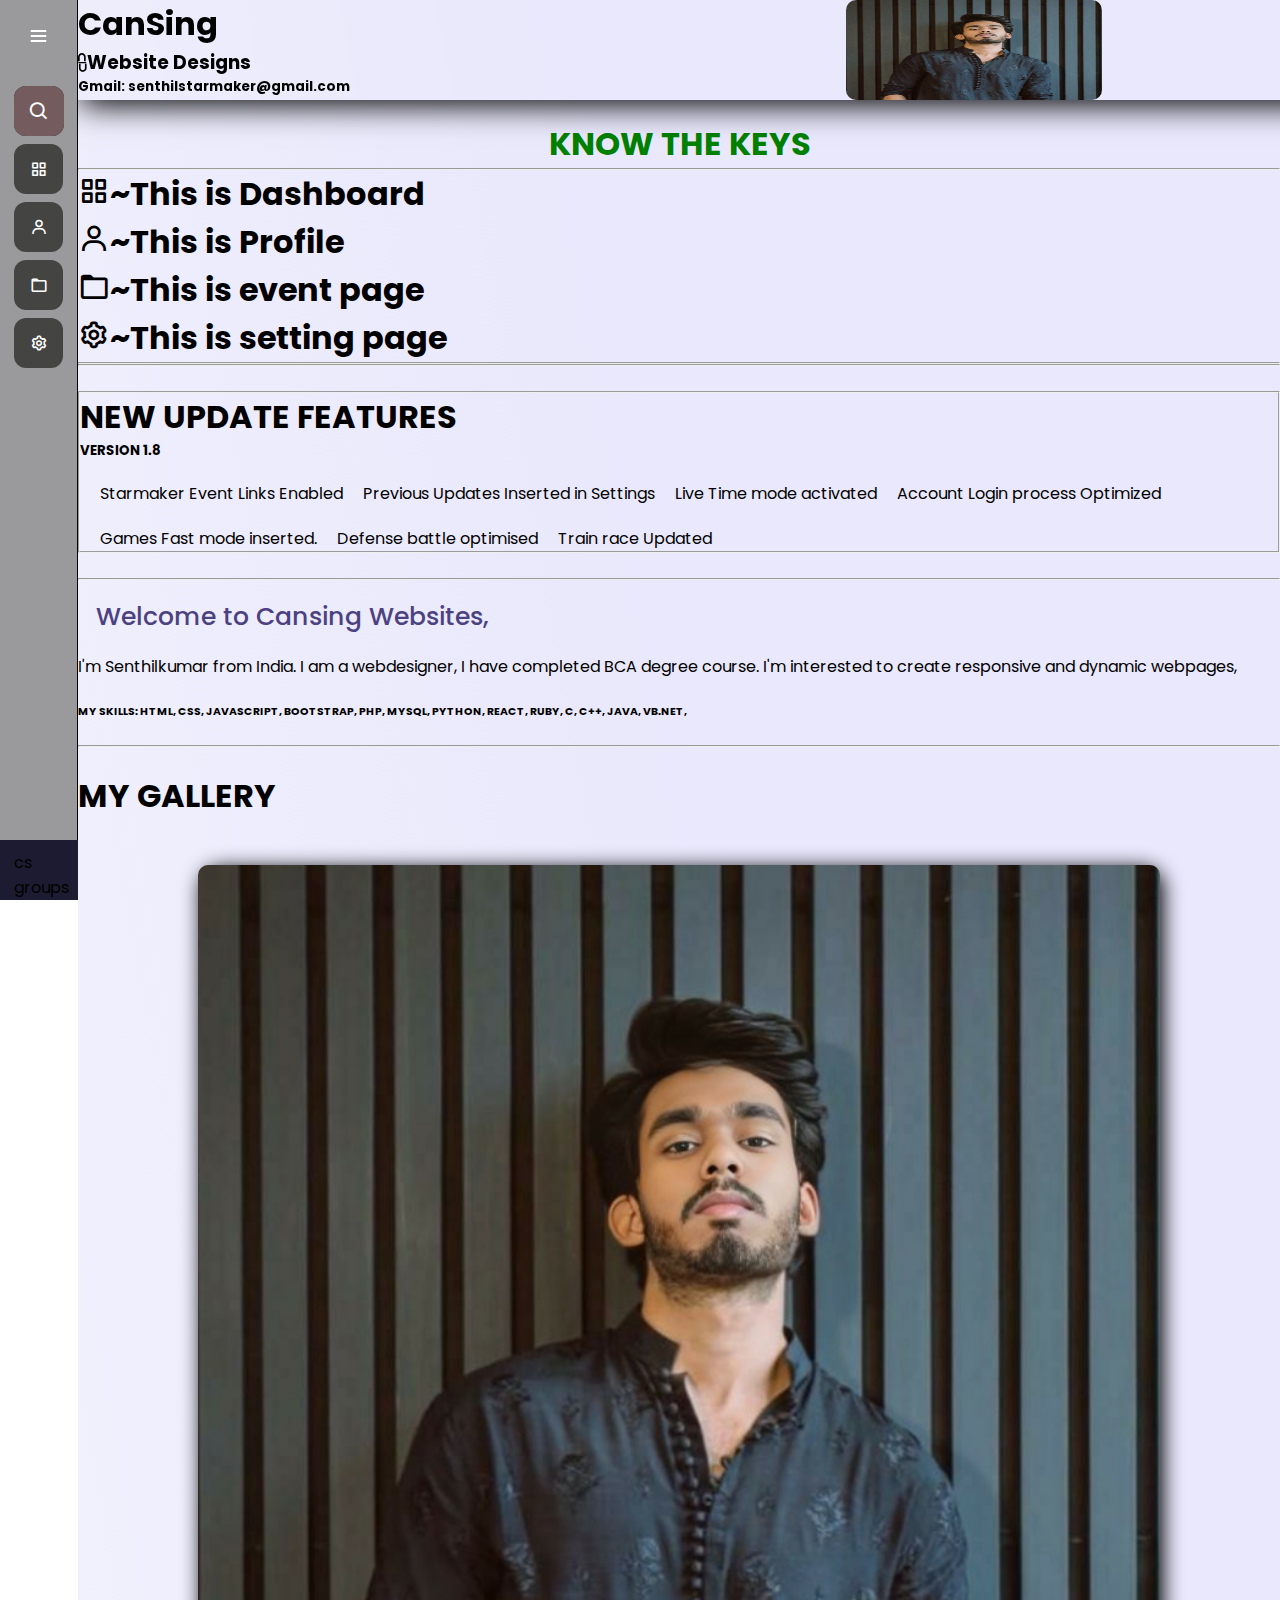
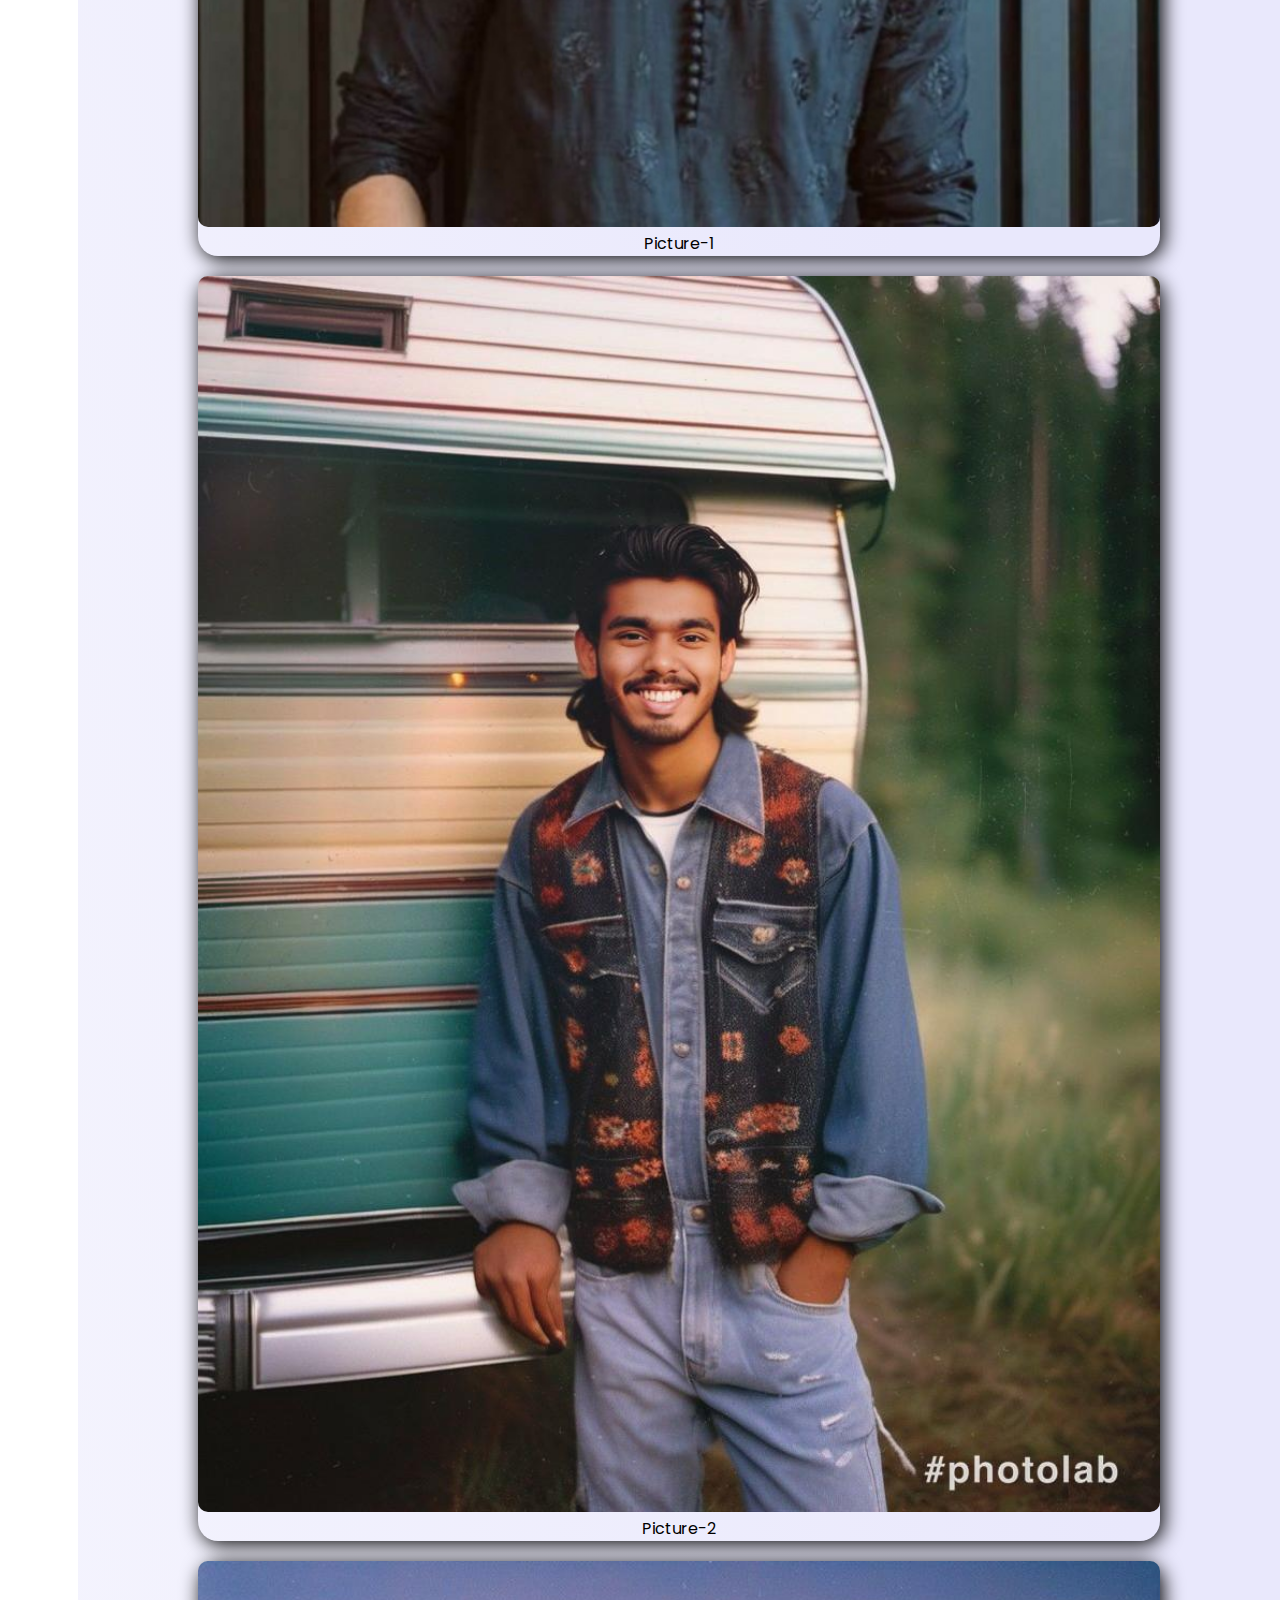
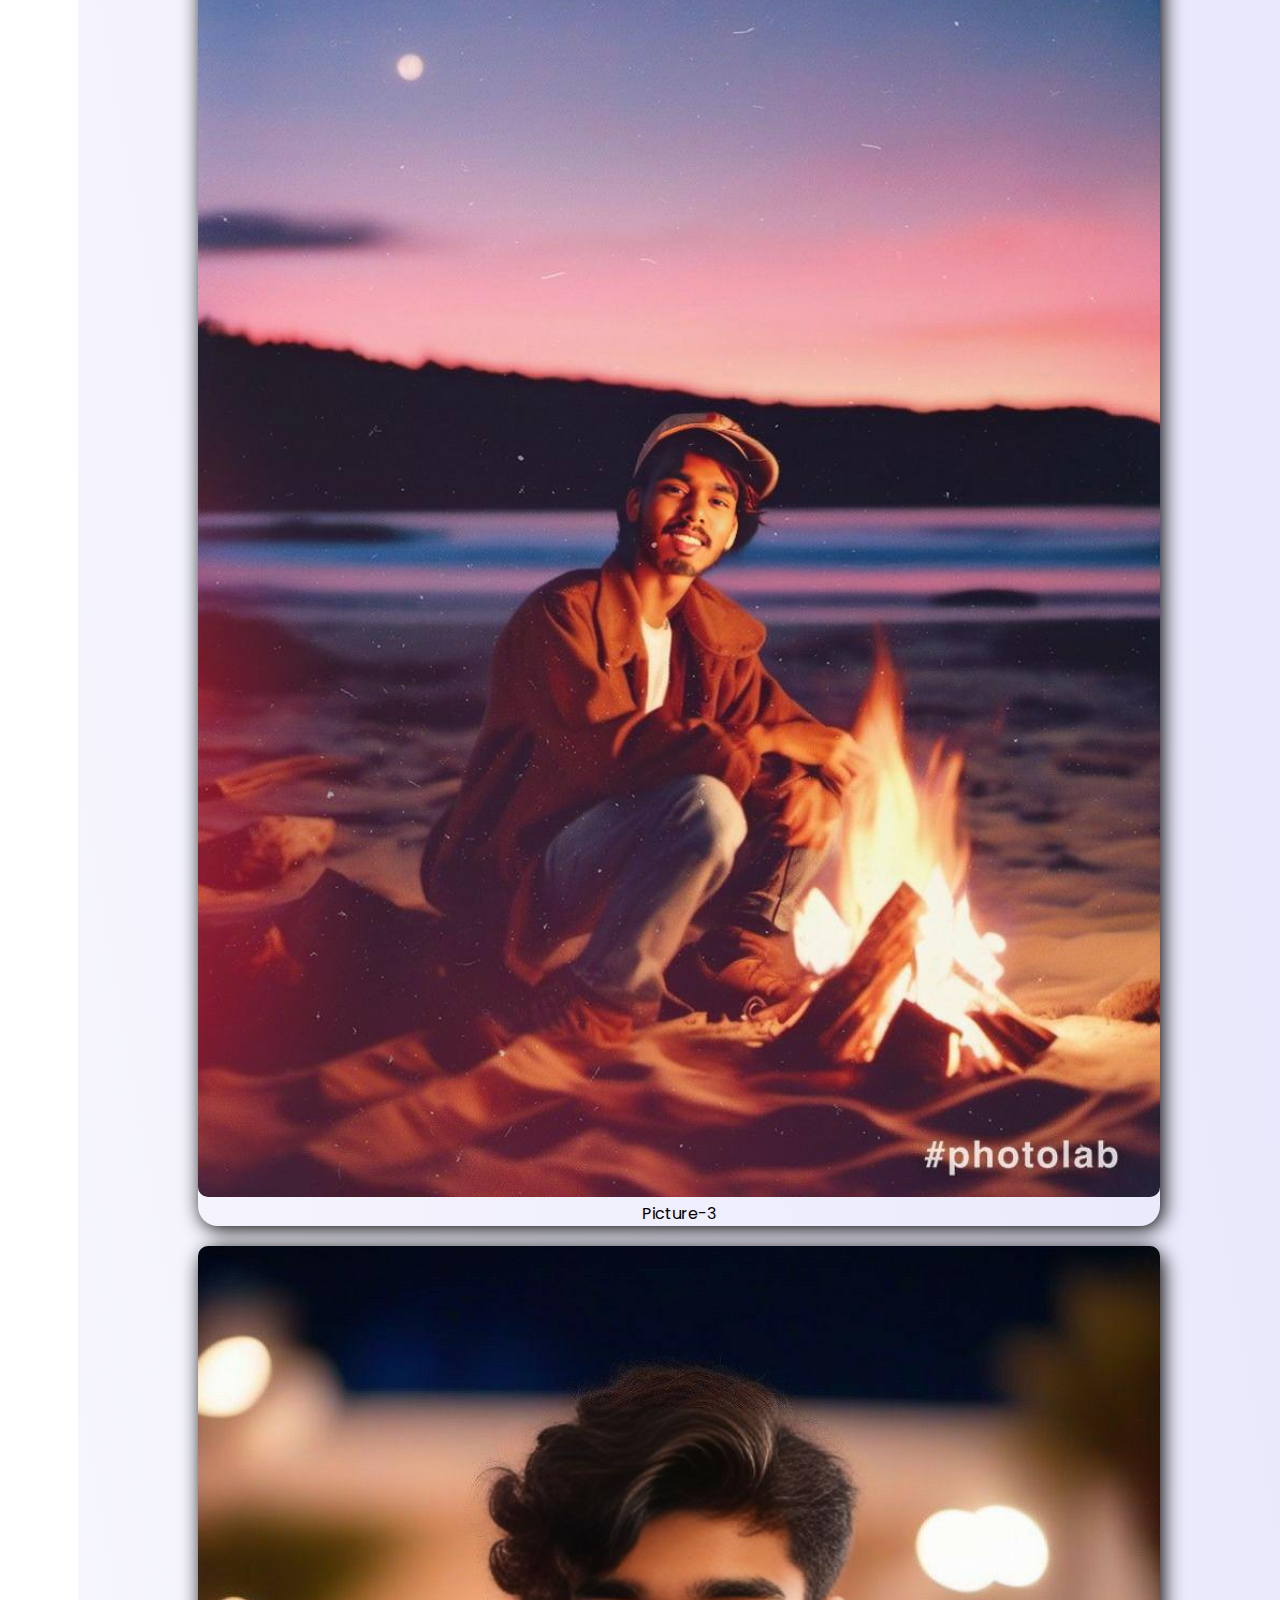
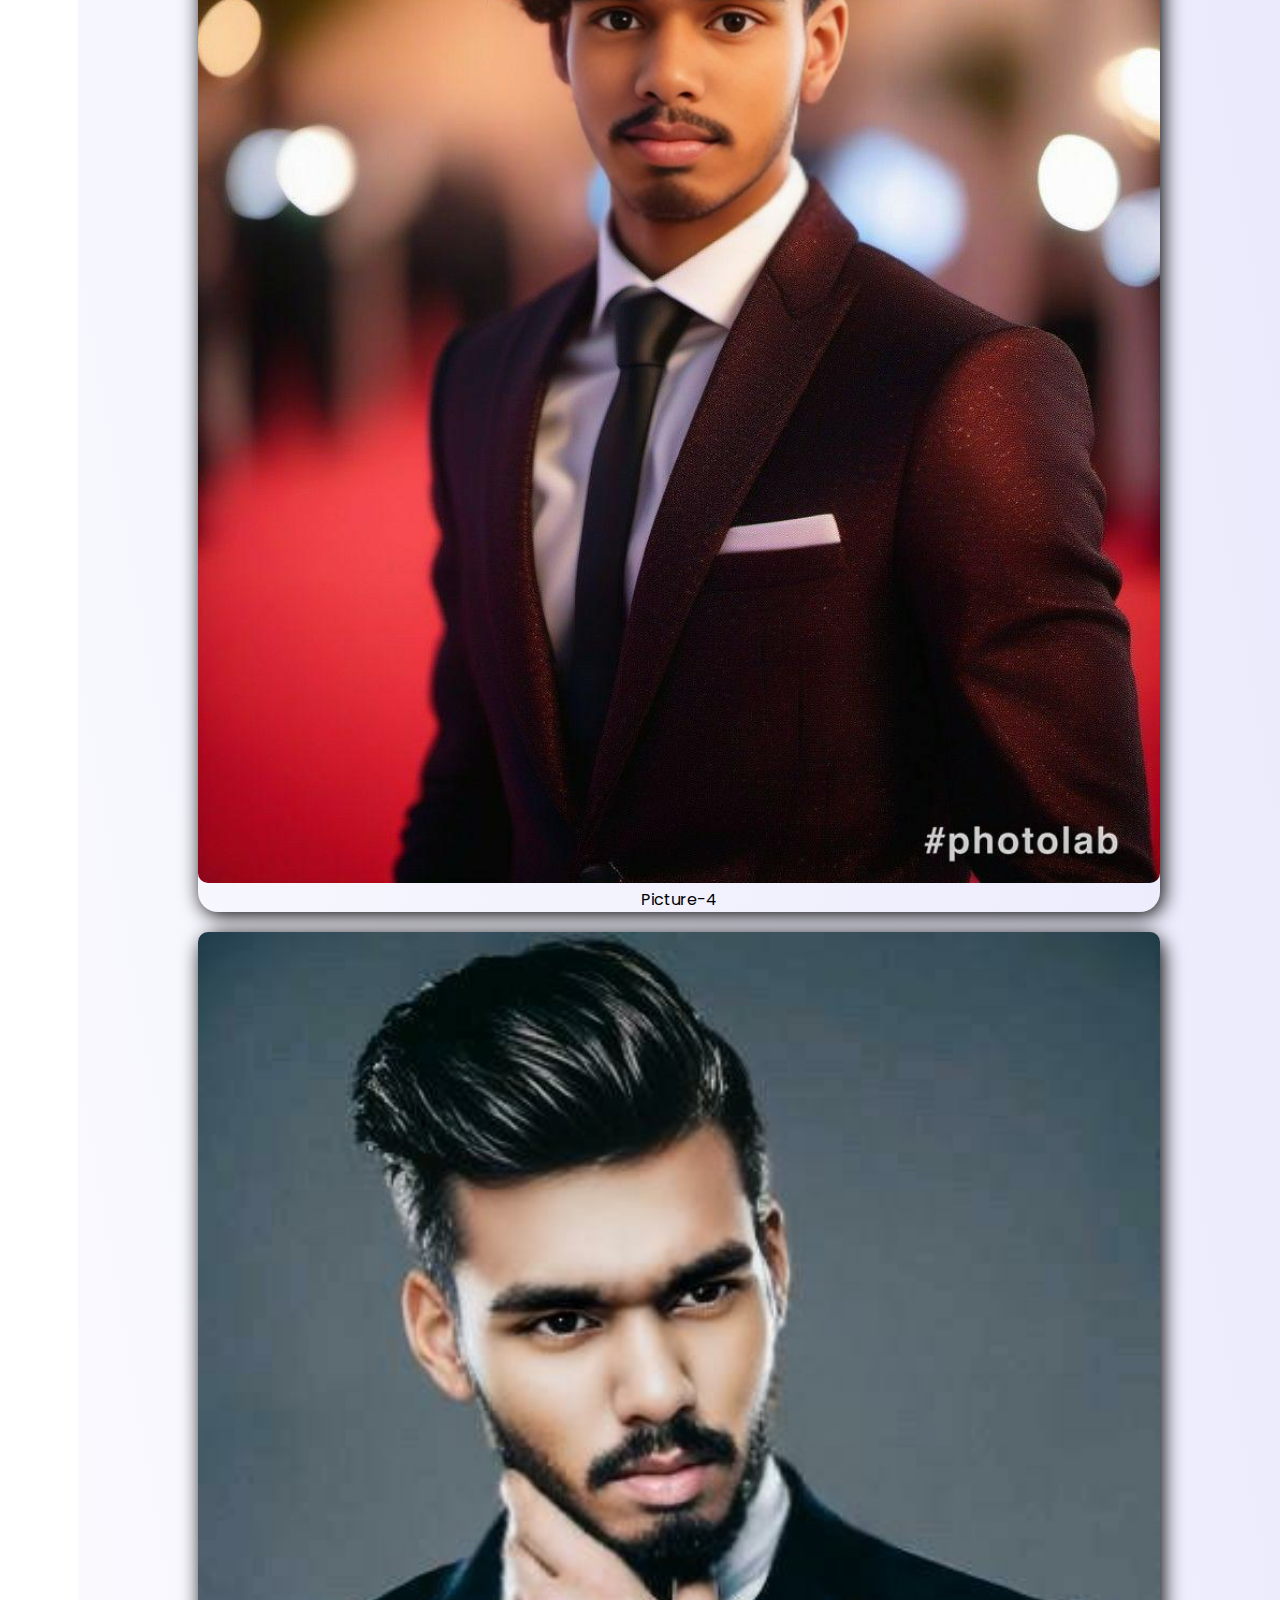
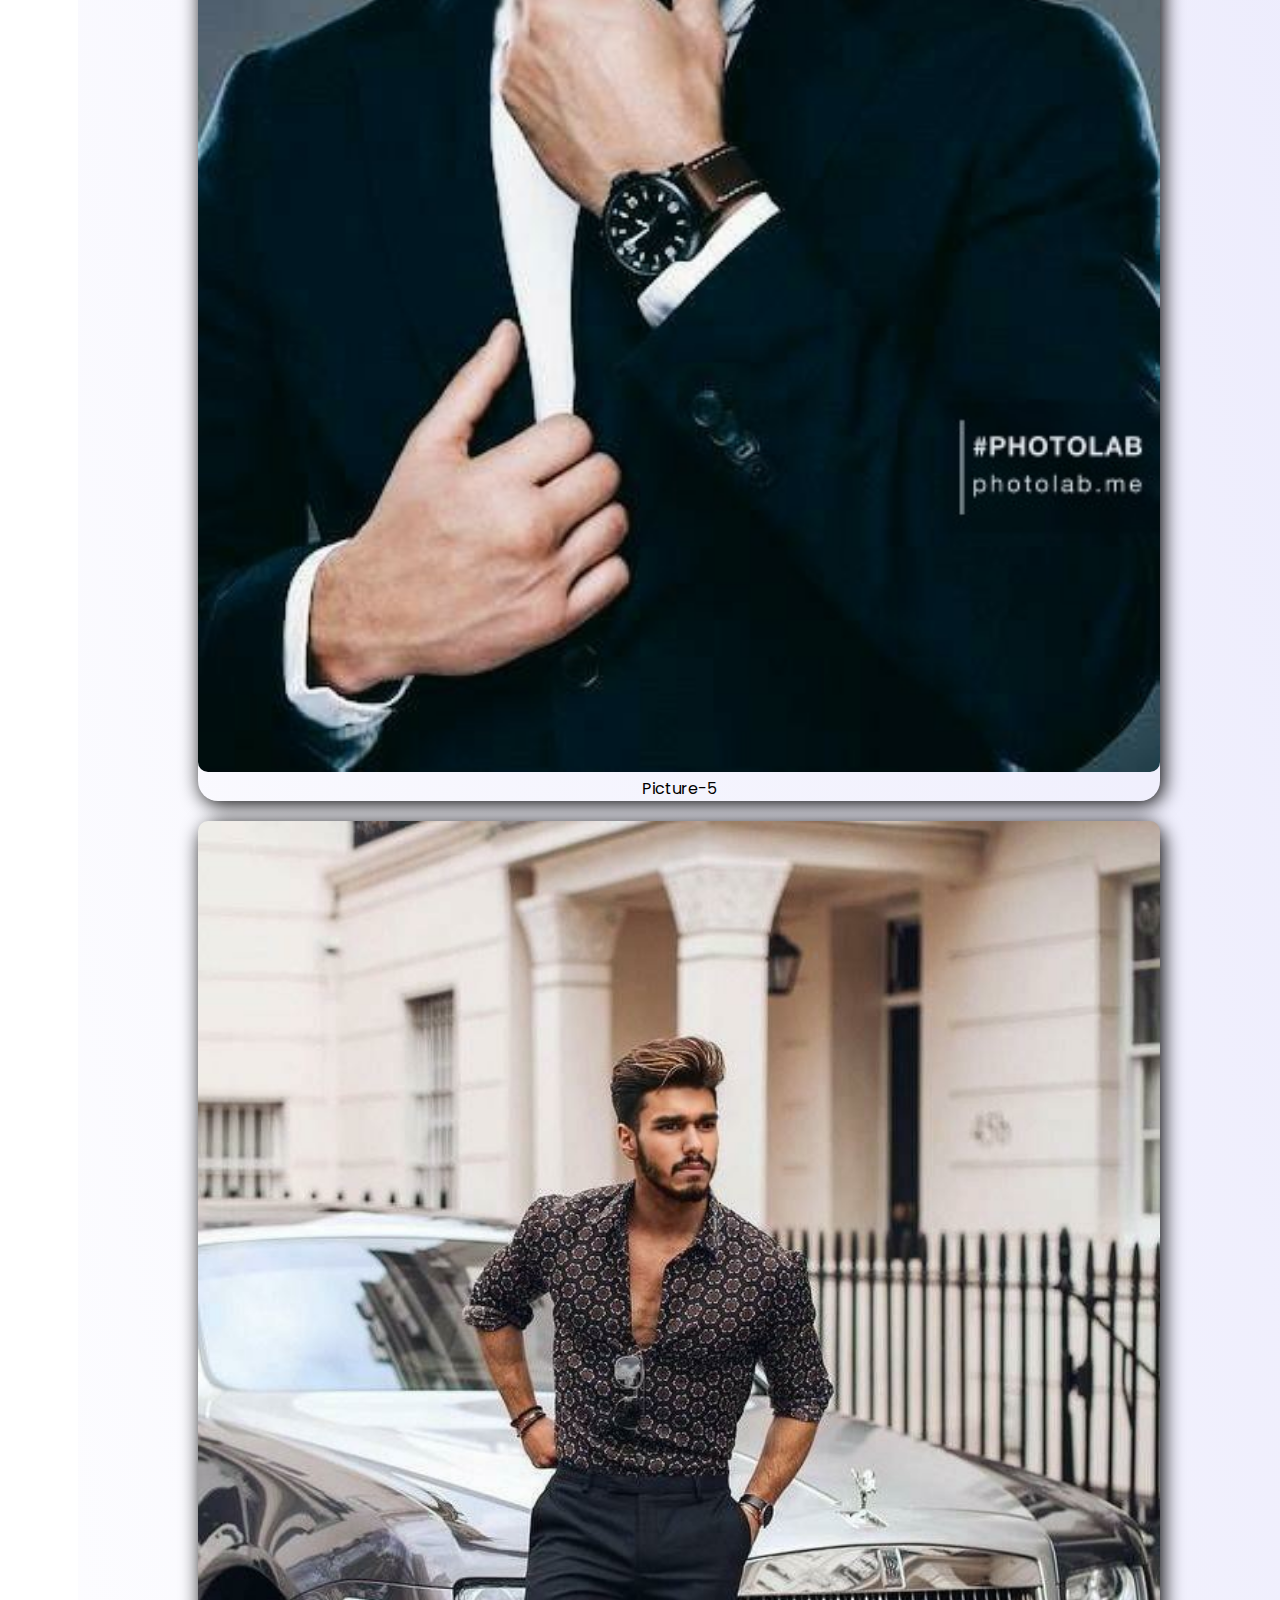
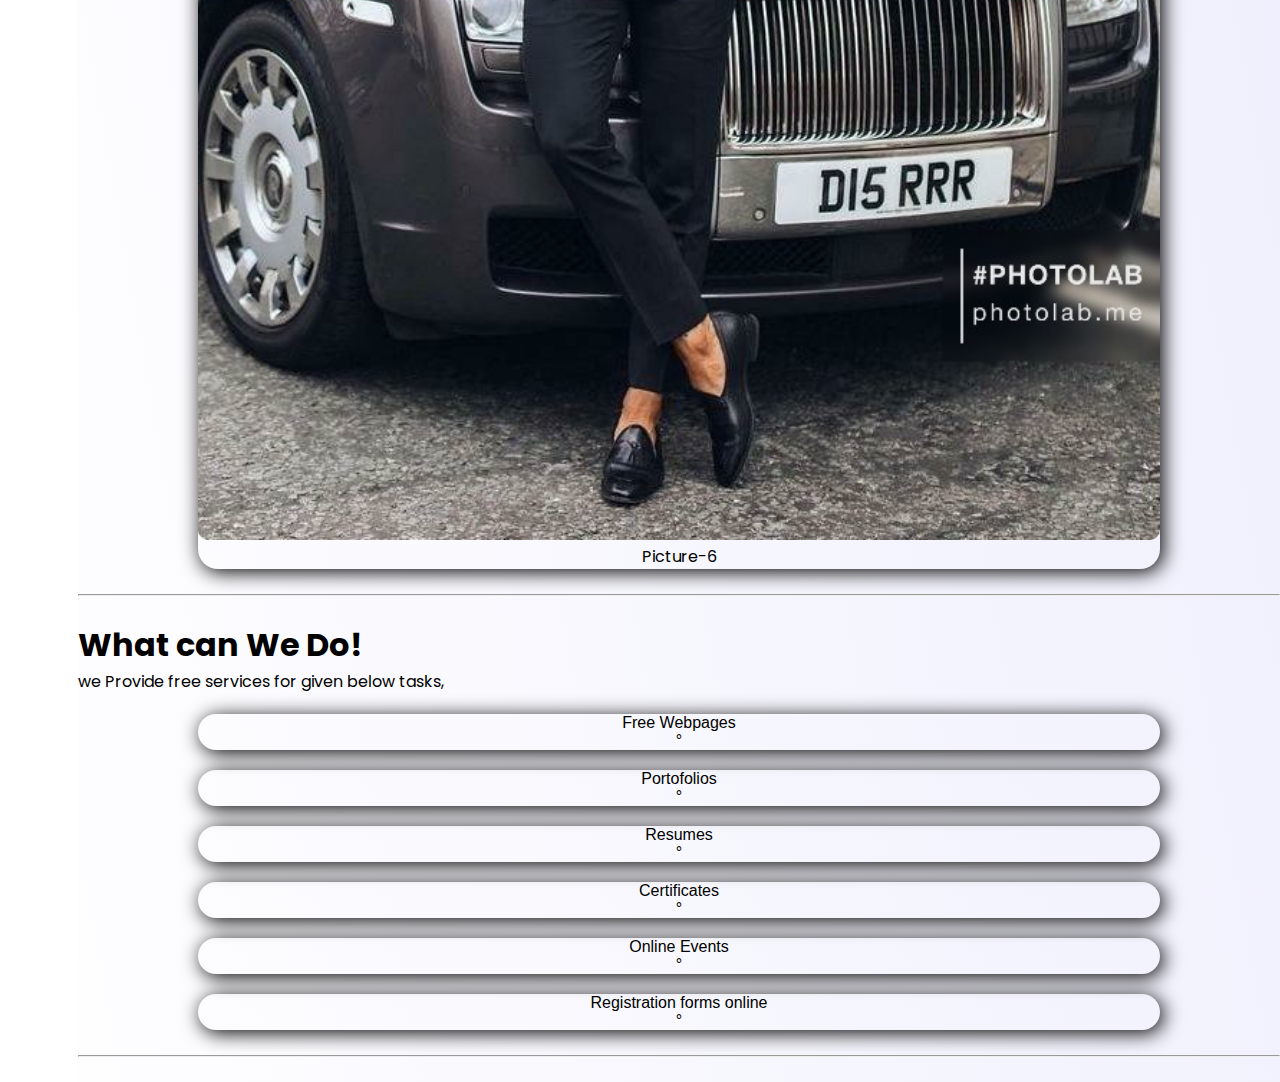
<file: index.html>
<!DOCTYPE html>


<html lang="en" dir="ltr">

  <head>

    <meta charset="UTF-8" />

    <title>StarMaker Cansing-App</title>

    <link rel="stylesheet" href="appcs.css" />

    <!-- Boxicons CDN Link -->

    <link href="https://unpkg.com/boxicons@2.0.7/css/boxicons.min.css" rel="stylesheet" />

    <meta name="viewport" content="width=device-width, initial-scale=1.0" />
<link rel="javascript" href="appcs.js">
  </head>

  <body>

    <div class="sidebar">

      <div class="logo-details">


        <div class="logo_name">Cansing</div>

        <i class="bx bx-menu" id="btn"></i>

      </div>

      <ul class="nav-list">

        <li>

          <i class="bx bx-search"></i>

          <input type="text" placeholder="Search..." />

          <span class="tooltip">Search</span>

        </li>

        <li>

          <a href="index.html">

            <i class="bx bx-grid-alt"></i>

            <span class="links_name">Dashboard</span>

          </a>

          <span class="tooltip">Dashboard Home</span>

        </li>

        <li>

          <a href="admin.html">

            <i class="bx bx-user"></i>

            <span class="links_name">Admins</span>

          </a>

          <span class="tooltip">Admins and incharge</span>

        </li>


        <li>

          <a href="event.html">

            <i class="bx bx-folder"></i>

            <span class="links_name">events</span>

          </a>

          <span class="tooltip">Events</span>

        </li>

        

        <li>

          <a href="setting.html">

            <i class="bx bx-cog"></i>

            <span class="links_name">Setting</span>

          </a>

          <span class="tooltip">Setting</span>

        </li>
        
         
        <li class="profile">cs groups</li>
    </div>

    <section class="home-section">
<div class="header">
  <div class="headername">
    <h1>CanSing</h1>
    <h3>&capbrcup;Website Designs</h3>
    <h5>Gmail: senthilstarmaker@gmail.com</h5>
  </div>
  <div class="logo">
    <img src="senthil.jpg" alt="senthil">
  </div>
</div><div class="blank"></div>
<!--header overed-->
<h1 align="center" style="color: green;">KNOW THE KEYS</h1><hr>
<h1><i class="bx bx-grid-alt"></i>~This is Dashboard</h1>
<h1><i class="bx bx-user"></i>~This is Profile</h1>
<h1><i class="bx bx-folder"></i>~This is event page</h1>
<h1><i class="bx bx-cog"></i>~This is setting page</h1><hr><hr><br>
<fieldset><h1>NEW UPDATE FEATURES</h1>
  <h5>VERSION 1.8</h5>
  <ol type="1">
<li>Starmaker Event Links Enabled</li>
<li>Previous Updates Inserted in Settings</li>
<li>Live Time mode activated</li>
<li>Account Login process Optimized</li>
<li>Games Fast mode inserted.</li>
<li>Defense battle optimised</li>
<li>Train race Updated</li></ol></fieldset><br><hr>
<div class="text"> Welcome to Cansing Websites,</div><br>
<p>       I'm Senthilkumar from India. I am a webdesigner,
   I have completed BCA degree course.
    I'm interested to create responsive and dynamic webpages,
</p><br>
<h6>MY SKILLS: HTML, CSS, JAVASCRIPT, BOOTSTRAP, PHP, MYSQL, PYTHON, REACT, RUBY, C, C++, JAVA, VB.NET, </h6><br>

<hr><br>

<h1>MY GALLERY</h1>
<br>
<div class="autobox">
  <img src="p1.jpg" alt="b"><figcaption>Picture-1</figcaption>
</div>
<div class="autobox">
  <img src="p2.jpg" alt="b"><figcaption>Picture-2</figcaption>
</div>
<div class="autobox">
  <img src="p3.jpg" alt="b"><figcaption>Picture-3</figcaption>
</div>
<div class="autobox">
  <img src="p4.jpg" alt="b"><figcaption>Picture-4</figcaption>
</div>
<div class="autobox">
  <img src="p5.png" alt="b"><figcaption>Picture-5</figcaption>
</div>
<div class="autobox">
  <img src="p6.png" alt="b"><figcaption>Picture-6</figcaption>
</div>

<br><hr><br>

<h1>What can We Do!</h1>
we Provide free services for given below tasks,
<br>
<div class="autobox">Free Webpages <br>&deg;</div>
<div class="autobox">Portofolios <br>&deg;</div>
<div class="autobox">Resumes <br>&deg;</div>
<div class="autobox">Certificates <br>&deg;</div>
<div class="autobox">Online Events <br>&deg;</div>
<div class="autobox">Registration forms online <br>&deg;</div>

<br><hr><br>














    </section>
  </body>

</html
</file>
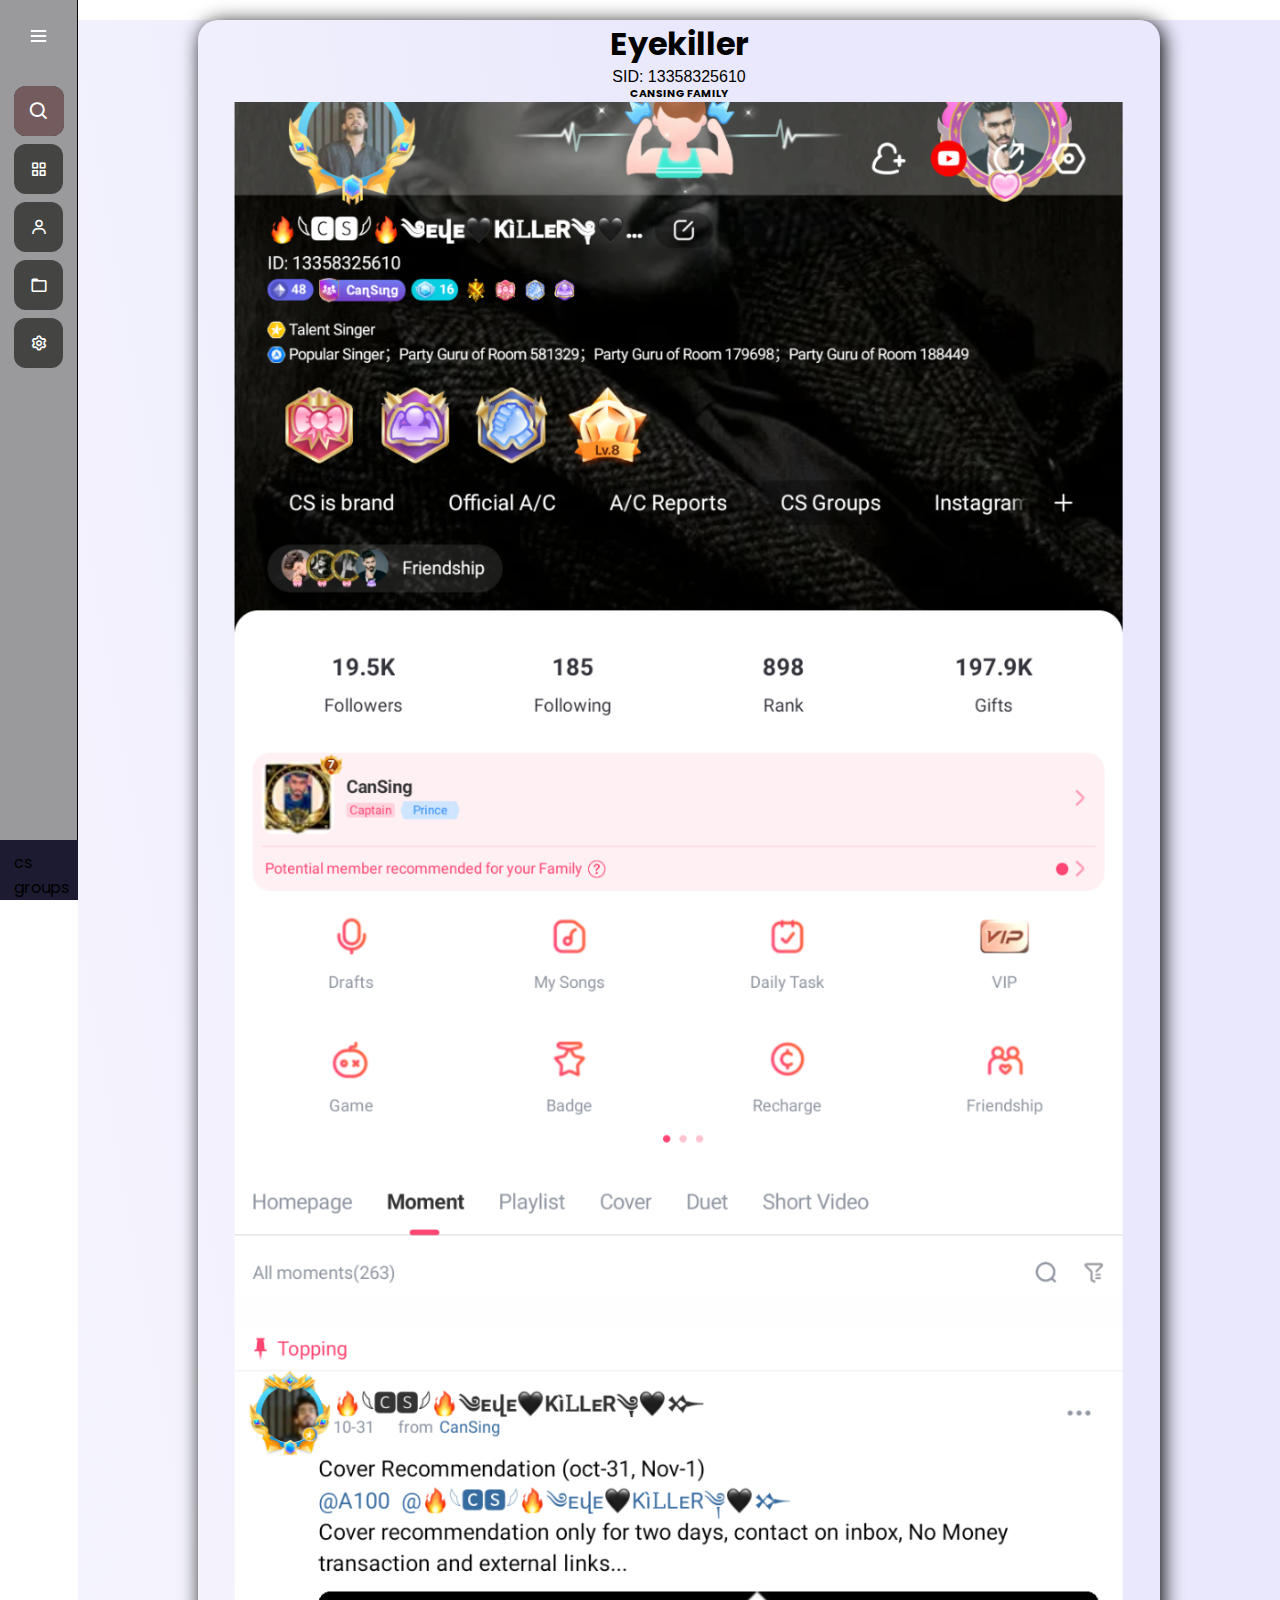
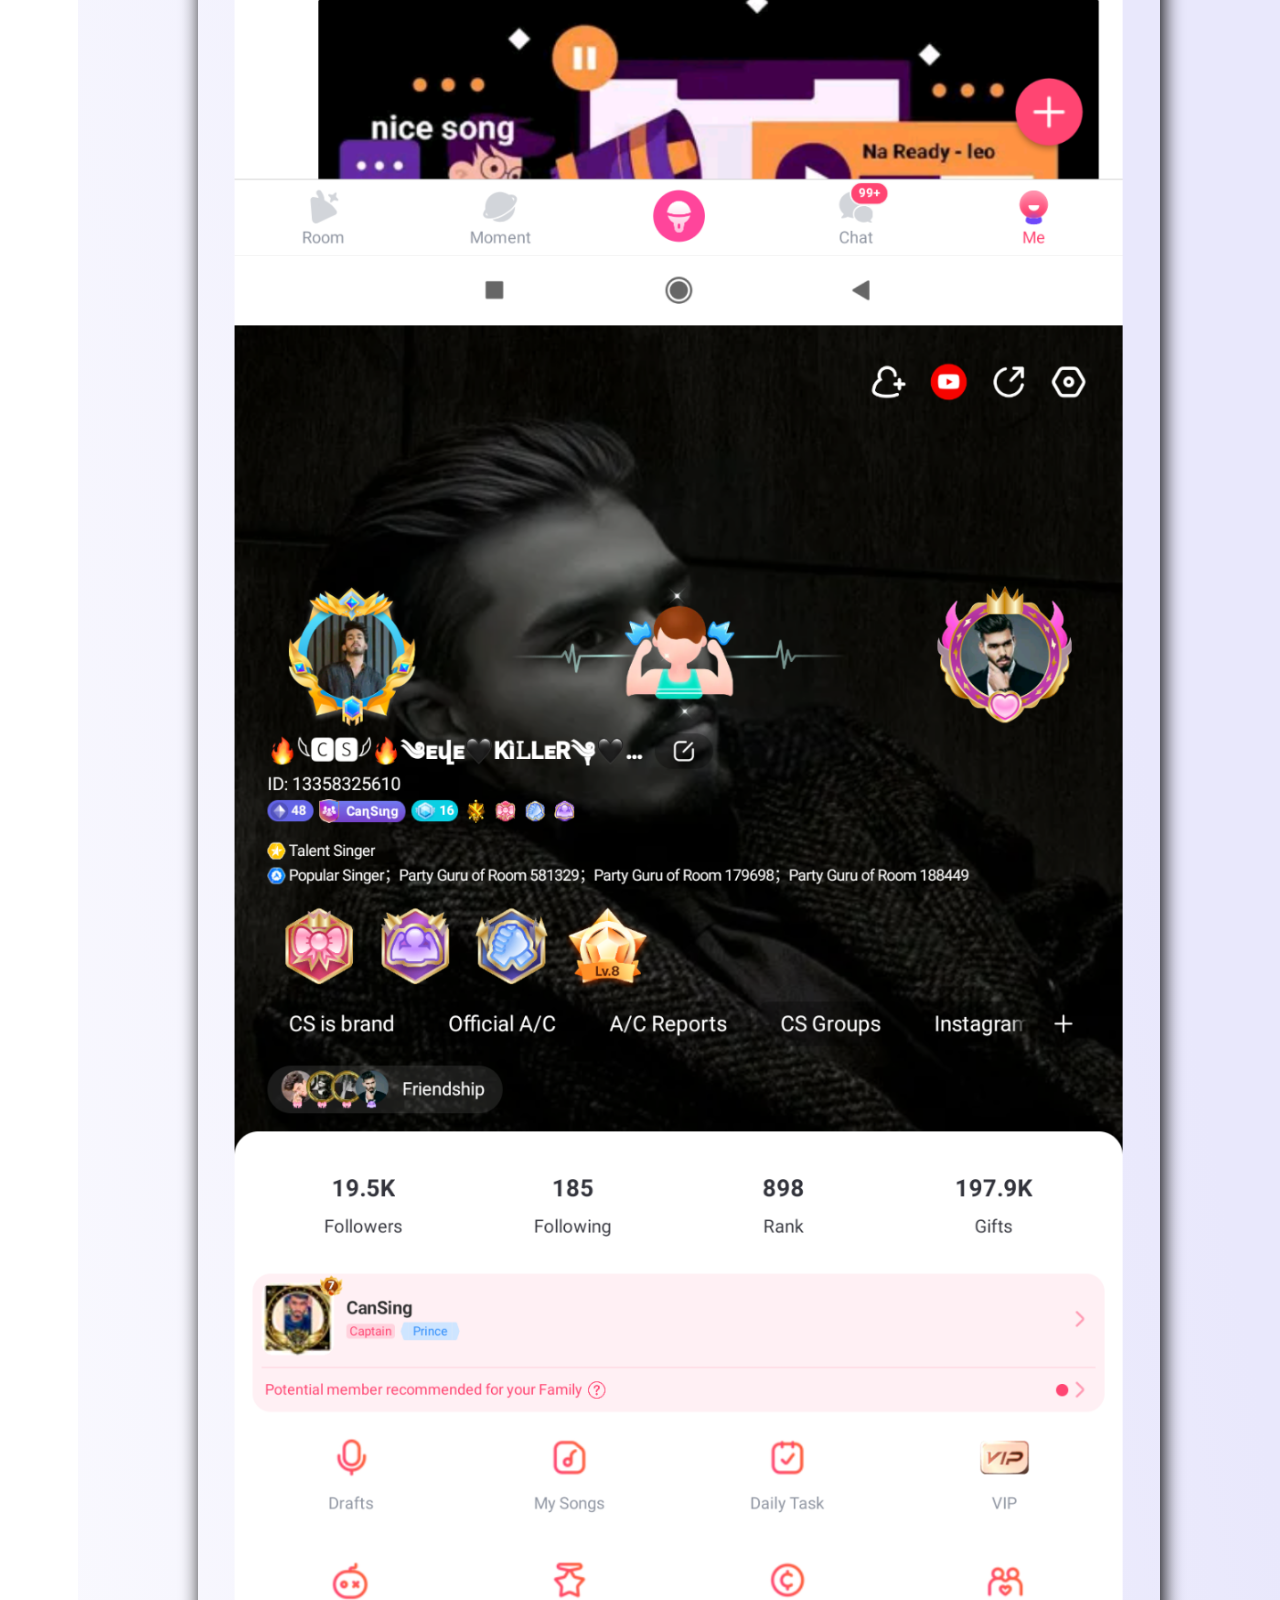
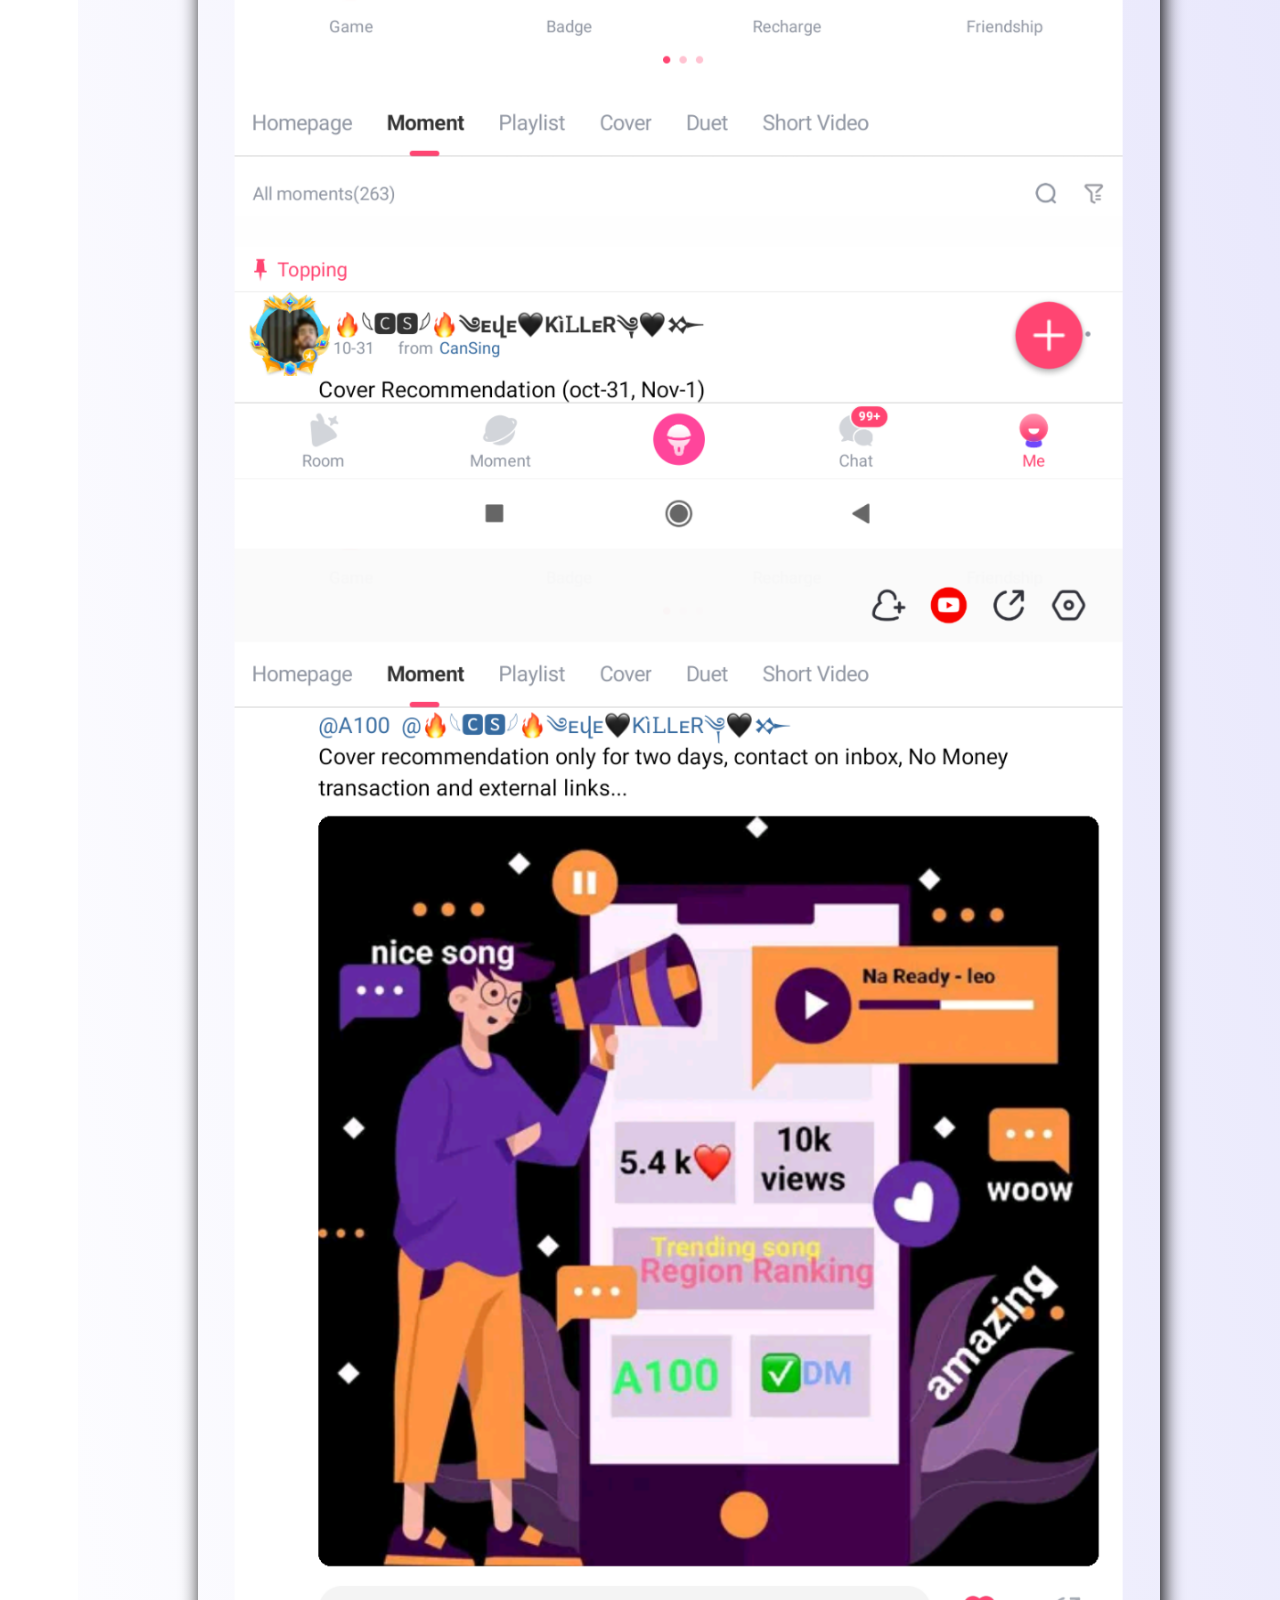
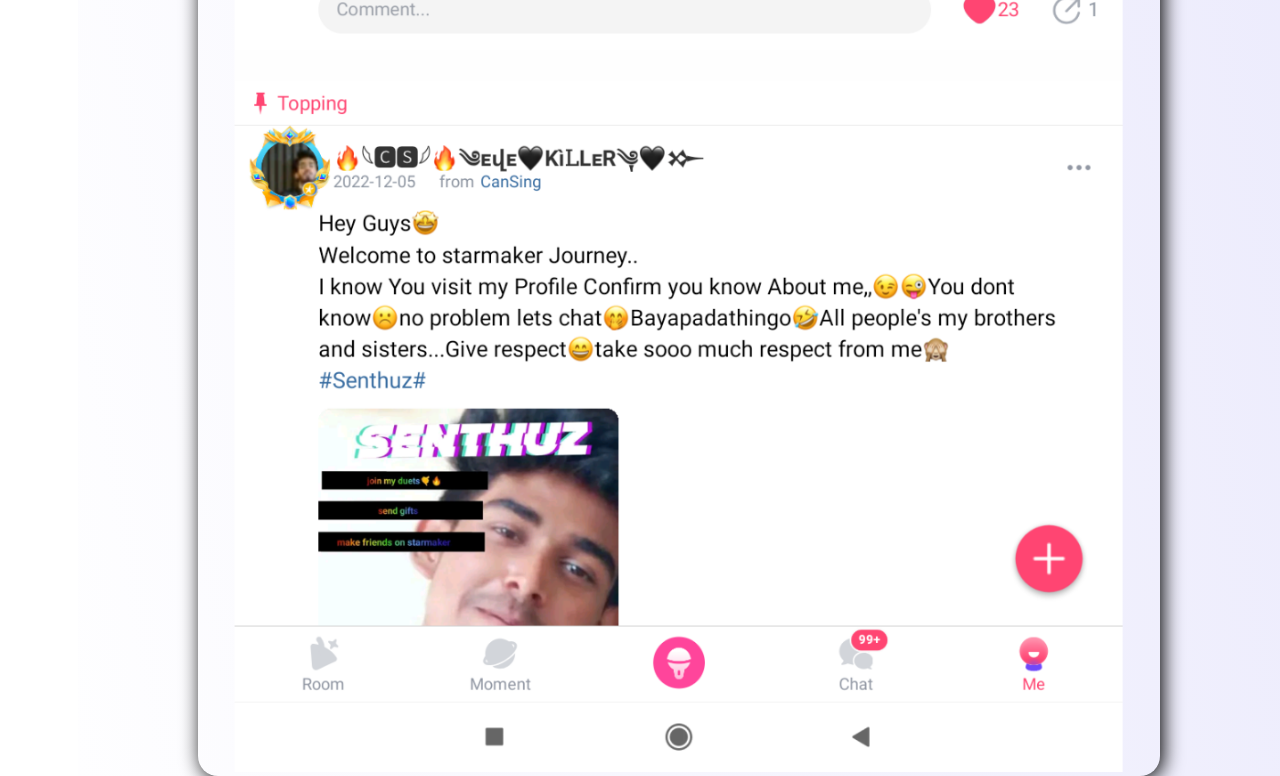
<file: admin.html>
<!DOCTYPE html>


<html lang="en" dir="ltr">

  <head>

    <meta charset="UTF-8" />

    <title>StarMaker-Cansing App</title>

    <link rel="stylesheet" href="appcs.css" />

    <!-- Boxicons CDN Link -->

    <link href="https://unpkg.com/boxicons@2.0.7/css/boxicons.min.css" rel="stylesheet" />

    <meta name="viewport" content="width=device-width, initial-scale=1.0" />
<link rel="javascript" href="appcs.js">
  </head>

  <body>

    <div class="sidebar">

      <div class="logo-details">


        <div class="logo_name">Cansing</div>

        <i class="bx bx-menu" id="btn"></i>

      </div>

      <ul class="nav-list">

        <li>

          <i class="bx bx-search"></i>

          <input type="text" placeholder="Search..." />

          <span class="tooltip">Search</span>

        </li>

        <li>

          <a href="index.html">

            <i class="bx bx-grid-alt"></i>

            <span class="links_name">Dashboard</span>

          </a>

          <span class="tooltip">Dashboard Home</span>

        </li>

        <li>

          <a href="admin.html">

            <i class="bx bx-user"></i>

            <span class="links_name">Admins</span>

          </a>

          <span class="tooltip">Admins and incharge</span>

        </li>


        <li>

          <a href="Event.html">

            <i class="bx bx-folder"></i>

            <span class="links_name">events</span>

          </a>

          <span class="tooltip">Events</span>

        </li>

        

        <li>

          <a href="setting.html">

            <i class="bx bx-cog"></i>

            <span class="links_name">Setting</span>

          </a>

          <span class="tooltip">Setting</span>

        </li>
        
         
        <li class="profile">cs groups</li>
    </div>

    <section class="home-section">
     <div class="autobox">
      <h1>Eyekiller</h1>
      SID: 13358325610 <br>
      <h6>CANSING FAMILY</h6><img src="adminprofile.jpeg" alt=""></div>
  </section>
  </body>
</html>
</file>
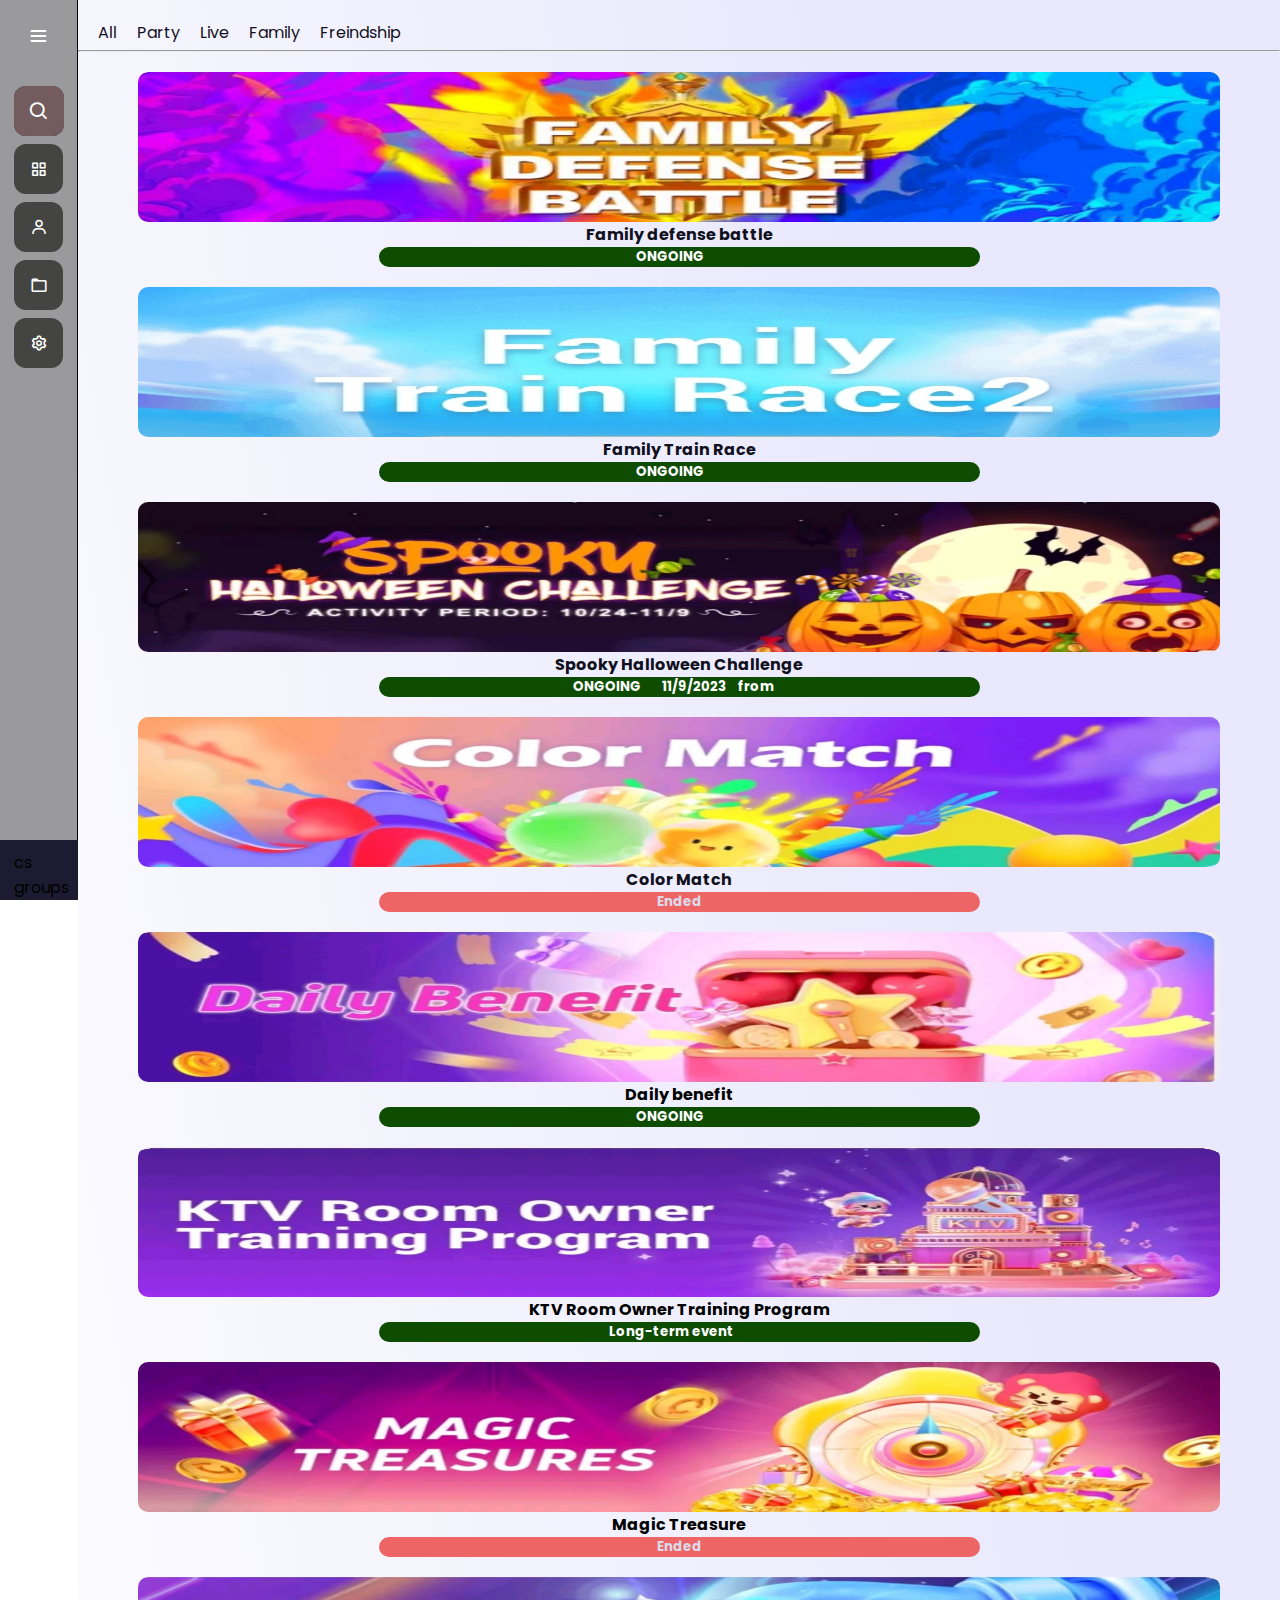
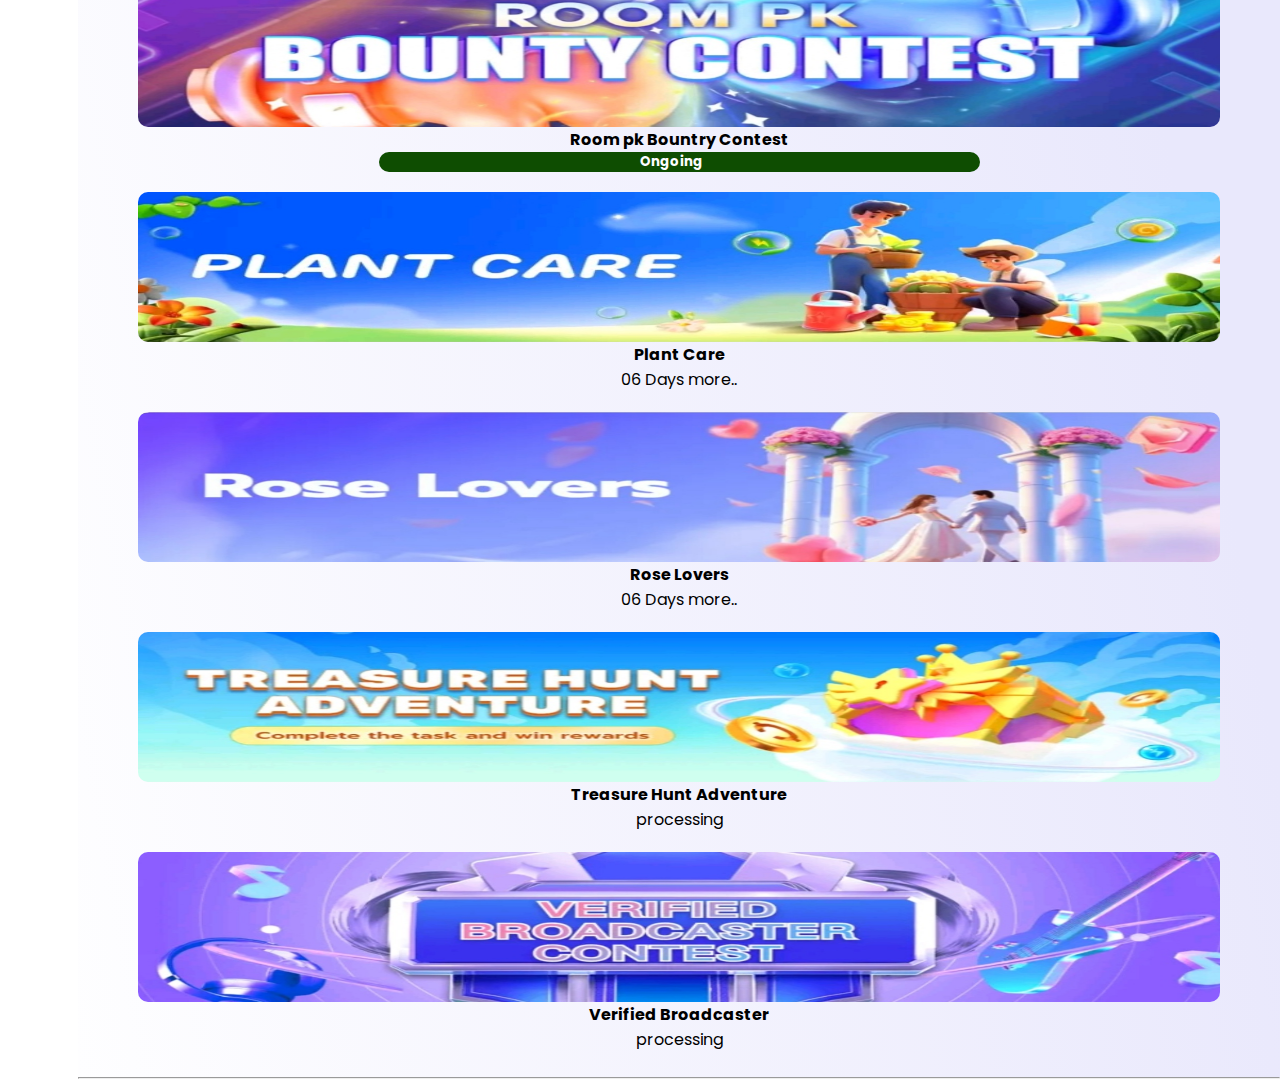
<file: event.html>
<!DOCTYPE html>


<html lang="en" dir="ltr">

  <head>

    <meta charset="UTF-8" />

    <title>StarMaker-Cansing App</title>

    <link rel="stylesheet" href="appcs.css" />

    <!-- Boxicons CDN Link -->

    <link href="https://unpkg.com/boxicons@2.0.7/css/boxicons.min.css" rel="stylesheet" />

    <meta name="viewport" content="width=device-width, initial-scale=1.0" />
<link rel="javascript" href="appcs.js">
  </head>

  <body>

    <div class="sidebar">

      <div class="logo-details">


        <div class="logo_name">Cansing</div>

        <i class="bx bx-menu" id="btn"></i>

      </div>

      <ul class="nav-list">

        <li>

          <i class="bx bx-search"></i>

          <input type="text" placeholder="Search..." />

          <span class="tooltip">Search</span>

        </li>

        <li>

          <a href="index.html">

            <i class="bx bx-grid-alt"></i>

            <span class="links_name">Dashboard</span>

          </a>

          <span class="tooltip">Dashboard Home</span>

        </li>

        <li>

          <a href="admin.html">

            <i class="bx bx-user"></i>

            <span class="links_name">Admins</span>

          </a>

          <span class="tooltip">Admins and incharge</span>

        </li>


        <li>

          <a href="event.html">

            <i class="bx bx-folder"></i>

            <span class="links_name">events</span>

          </a>

          <span class="tooltip">Events</span>

        </li>

        

        <li>

          <a href="setting.html">

            <i class="bx bx-cog"></i>

            <span class="links_name">Setting</span>

          </a>

          <span class="tooltip">Setting</span>

        </li>
        
         
        <li class="profile">cs groups</li>
    </div>


    <section class="home-section">
        <li><a href="#">All</a></li>
        <li><a href="#">Party</a></li>
        <li><a href="#">Live</a></li>
        <li><a href="#">Family</a></li>
        <li><a href="#">Freindship</a></li>
        <br><br>
   <hr>
  <a href="https://m.starmakerstudios.com/a/spa-family-defense-battle/index?_sxiq_open_orgin=banner_officialevent&app=sm&is_convert=true&pg_rf_ca_vn=17&promotion_id=42970&share_type=copyLink&showBar=0&showNavigation=true&user_sid=13358325610"><div class="eventbox">
    <img src="defense.jpg" alt="recharge"></div><figcaption align="center"><h4>Family defense battle</h4>
      <h5 style="color: rgb(253, 253, 255);background: rgb(14, 77, 1);width:50%;margin: auto;border-radius:10px;">ONGOING &nbsp;&nbsp;&nbsp;&nbsp;&nbsp;
      <span id="datetime1"></span>
      <script>
          function updateDateTime(){
              const now=new Date();
              const currentDateTime=now.toLocaleString();
              document.querySelector('#datetime1').textContent=currentDateTime;
          }
          setInterval(updateDateTime,1000);
      </script> </h5></figcaption>  </a>

<a href="https://m.starmakerstudios.com/a-vue3/spa-familyTrain/?_sxiq_open_orgin=banner_officialevent&app=sm&is_convert=true&pg_rf_ca_vn=26&promotion_id=42969&share_type=copyLink&showBar=0&showNavigation=true&user_sid=13358325610"><div class="eventbox">
  <img src="trainrace.jpg" alt="train"></div><figcaption align="center"><h4>Family Train Race</h4><h5 style="color: rgb(253, 253, 255);background: rgb(14, 77, 1);width:50%;margin: auto;border-radius:10px;">ONGOING &nbsp;&nbsp;&nbsp;&nbsp;&nbsp;
    <span id="datetime8"></span>
    <script>
        function updateDateTime(){
            const now=new Date();
            const currentDateTime=now.toLocaleString();
            document.querySelector('#datetime8').textContent=currentDateTime;
        }
        setInterval(updateDateTime,1000);
    </script> </h5></figcaption></a>


<a href="www.google.com"><div class="eventbox">
  <img src="halloween.jpg" alt="haloween"></div>
  <figcaption align="center"><h4>Spooky Halloween Challenge</h4> <h5 style="color: rgb(253, 253, 255);background: rgb(14, 77, 1);width:50%;margin: auto;border-radius:10px;">ONGOING &nbsp;&nbsp;&nbsp;&nbsp;&nbsp;
    11/9/2023&nbsp;&nbsp;&nbsp;&nbsp;from &nbsp;&nbsp;&nbsp;
    <span id="datetime"></span>
    <script>
        function updateDateTime(){
            const now=new Date();
            const currentDateTime=now.toLocaleString();
            document.querySelector('#datetime').textContent=currentDateTime;
        }
        setInterval(updateDateTime,1000);
    </script></figcaption></a>



  <a href="https://m.starmakerstudios.com/a-vue3/spa-color-match/index?_sxiq_open_orgin=banner_officialevent&app=sm&is_convert=true&pg_rf_ca_vn=17&promotion_id=42680&share_type=copyLink&showBar=0&showNavigation=false&user_sid=13358325610">  <div class="eventbox">
  <img src="colormatch.jpg" alt="colormatch"></div><figcaption align="center"><h4>Color Match</h4>
    <h5 style="color: rgb(218, 219, 235);background: rgb(238, 101, 101);width:50%;margin: auto;border-radius:10px;">Ended</h5></figcaption></a>


<div class="eventbox">
  <img src="dailyrecharge.jpg" alt="recharge"></div><figcaption align="center"><h4>Daily benefit</h4> <h5 style="color: rgb(253, 253, 255);background: rgb(14, 77, 1);width:50%;margin: auto;border-radius:10px;">ONGOING &nbsp;&nbsp;&nbsp;&nbsp;&nbsp;
    <span id="datetime3"></span>
    <script>
        function updateDateTime(){
            const now=new Date();
            const currentDateTime=now.toLocaleString();
            document.querySelector('#datetime3').textContent=currentDateTime;
        }
        setInterval(updateDateTime,1000);
    </script> </figcaption>



<div class="eventbox">
  <img src="ktvprogram.jpg" alt="ktv"></div><figcaption align="center"><h4>KTV Room Owner Training Program</h4><h5 style="color: rgb(253, 253, 255);background: rgb(14, 77, 1);width:50%;margin: auto;border-radius:10px;">Long-term event&nbsp;&nbsp;&nbsp;&nbsp;&nbsp;
    <span id="datetime4"></span>
    <script>
        function updateDateTime(){
            const now=new Date();
            const currentDateTime=now.toLocaleString();
            document.querySelector('#datetime4').textContent=currentDateTime;
        }
        setInterval(updateDateTime,1000);
    </script></figcaption>



<div class="eventbox">
  <img src="magictreasure.jpg" alt="treasure"></div><figcaption align="center"><h4>Magic Treasure</h4>    <h5 style="color: rgb(218, 219, 235);background: rgb(238, 101, 101);width:50%;margin: auto;border-radius:10px;">Ended</h5></figcaption>



<div class="eventbox">
  <img src="pkbountry.jpg" alt="pkbountry"></A></div><figcaption align="center"><h4>Room pk Bountry Contest</h4><h5 style="color: rgb(253, 253, 255);background: rgb(14, 77, 1);width:50%;margin: auto;border-radius:10px;">Ongoing&nbsp;&nbsp;&nbsp;&nbsp;&nbsp;
    <span id="datetime6"></span>
    <script>
        function updateDateTime(){
            const now=new Date();
            const currentDateTime=now.toLocaleString();
            document.querySelector('#datetime6').textContent=currentDateTime;
        }
        setInterval(updateDateTime,1000);
    </script></figcaption>



<div class="eventbox">
  <img src="plantcare.jpg" alt="plantcare"></div><figcaption align="center"><h4>Plant Care</h4>06 Days more..</figcaption>



<div class="eventbox">
  <img src="roselovers.jpg" alt="roselover"></div><figcaption align="center"><h4>Rose Lovers</h4>06 Days more..</figcaption>





<div class="eventbox">
  <img src="treasurehuntadventure.jpg" alt="treasurehuntadventure"></div><figcaption align="center"><h4>Treasure Hunt Adventure</h4>processing</figcaption>



<div class="eventbox">
  <img src="verifiedbroadcaster.jpg" alt="verifiedbroadcaster"></div><figcaption align="center"><h4>Verified Broadcaster</h4>processing</figcaption>


<br><hr>


    </section></body></html>
</file>
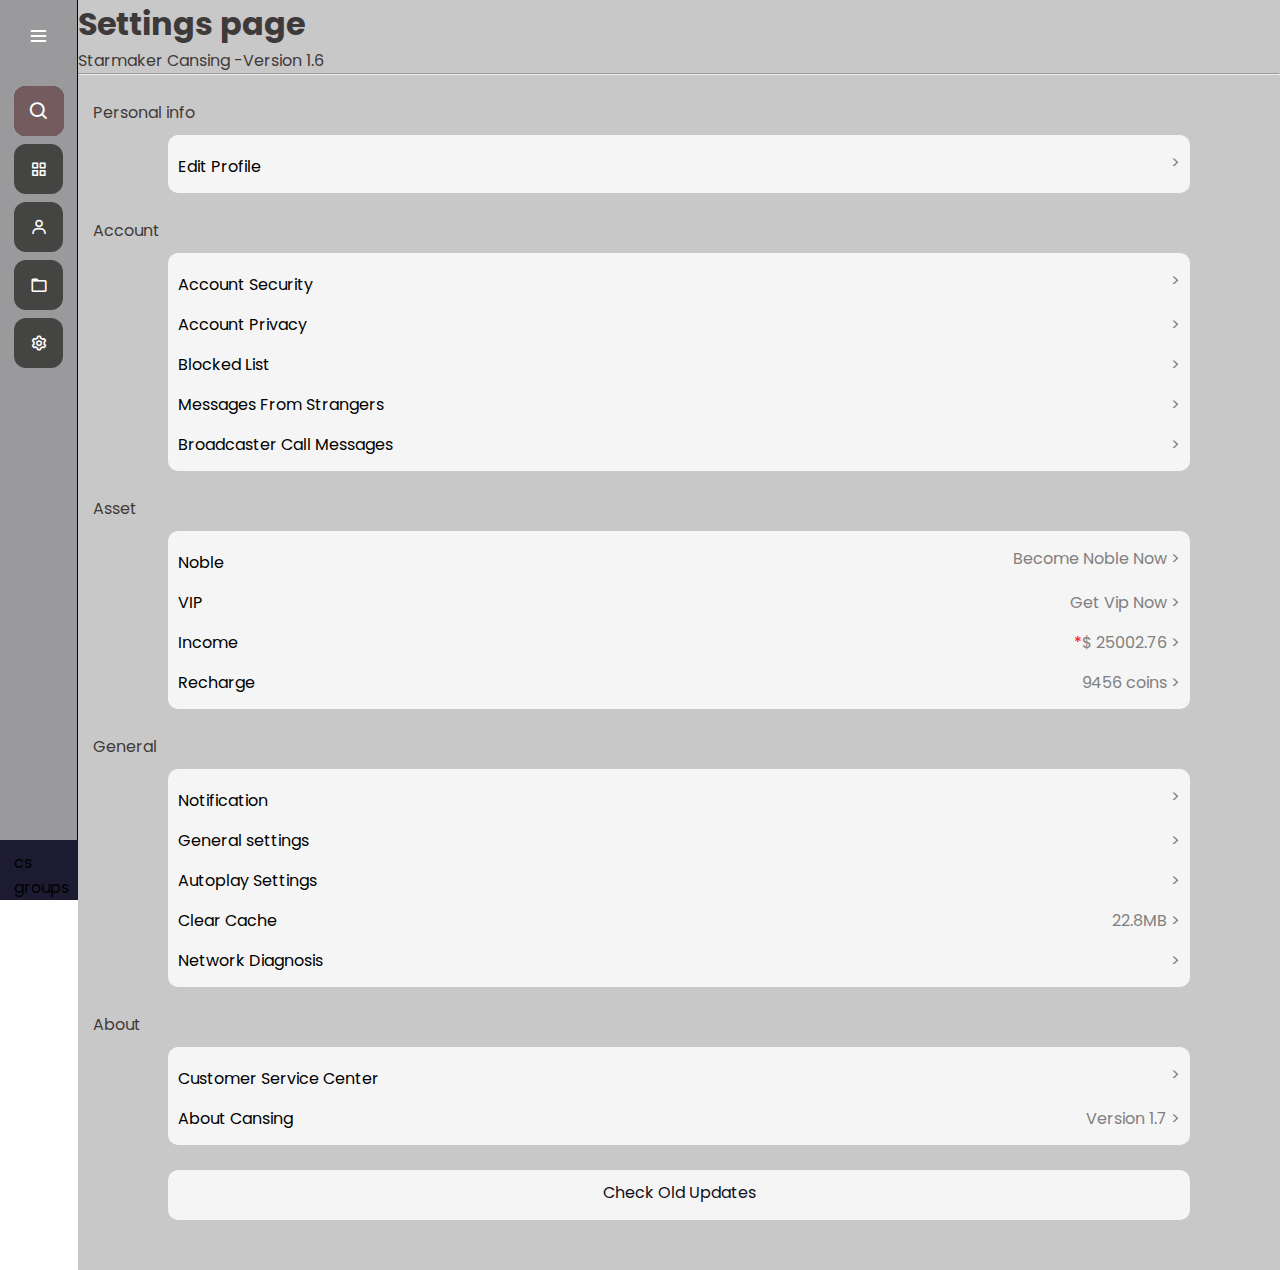
<file: setting.html>
<!DOCTYPE html>


<html lang="en" dir="ltr">

  <head>

    <meta charset="UTF-8" />

    <title>Settings</title>

    <link rel="stylesheet" href="appcs.css" />

    <!-- Boxicons CDN Link -->

    <link href="https://unpkg.com/boxicons@2.0.7/css/boxicons.min.css" rel="stylesheet" />

    <meta name="viewport" content="width=device-width, initial-scale=1.0" />
<link rel="javascript" href="appcs.js">
  </head>

  <body>

    <div class="sidebar">

      <div class="logo-details">


        <div class="logo_name">Cansing</div>

        <i class="bx bx-menu" id="btn"></i>

      </div>

      <ul class="nav-list">

        <li>

          <i class="bx bx-search"></i>

          <input type="text" placeholder="Search..." />

          <span class="tooltip">Search</span>

        </li>

        <li>

          <a href="index.html">

            <i class="bx bx-grid-alt"></i>

            <span class="links_name">Dashboard</span>

          </a>

          <span class="tooltip">Dashboard Home</span>

        </li>

        <li>

          <a href="admin.html">

            <i class="bx bx-user"></i>

            <span class="links_name">Admins</span>

          </a>

          <span class="tooltip">Admins and incharge</span>

        </li>


        <li>

          <a href="event.html">

            <i class="bx bx-folder"></i>

            <span class="links_name">events</span>

          </a>

          <span class="tooltip">Events</span>

        </li>

        

        <li>

          <a href="setting.html">

            <i class="bx bx-cog"></i>

            <span class="links_name">Setting</span>

          </a>

          <span class="tooltip">Setting</span>

        </li>
        
         
        <li class="profile">cs groups</li>
    </div>

    <section class="home-section1"><h1>Settings page</h1>Starmaker Cansing -Version 1.6 <hr><div class="clickicon"></div>

      <br>
      <div class="text">Personal info</div>
    <div class="settingbox"><div class="clickicon">></div><p><li> Edit Profile</p>
    </div><br>  
    
    <div class="text">Account</div>
    <div class="settingbox"><div class="clickicon">></div>
    <p><li> Account Security <br><div class="clickicon">></div><li> Account Privacy <br><div class="clickicon">></div><li> Blocked List <br><div class="clickicon">></div><li> Messages From Strangers <br><div class="clickicon">></div><li> Broadcaster Call Messages</p></div>
    <br>


    <div class="text">Asset</div>
    <div class="settingbox"><div class="clickicon">Become Noble Now ></div><p><li> Noble <br><div class="clickicon">Get Vip Now ></div><li> VIP <br><div class="clickicon"><font color="red" size="3">*</font>$ 25002.76 ></div><li> Income <br><div class="clickicon">9456 coins ></div><li> Recharge</p></div>
    
      <br>
    <div class="text">General</div>
    <div class="settingbox"><div class="clickicon">></div><p><li> Notification <br><div class="clickicon">></div><li> General settings <br><div class="clickicon">></div><li> Autoplay Settings <br><div class="clickicon"> 22.8MB ></div><li>Clear Cache <br> <div class="clickicon">></div><li> Network Diagnosis <br>
    </p></div>
    <br>
    <div class="text">About</div>
    <div class="settingbox"><div class="clickicon">></div><p><li> Customer Service Center <br> <div class="clickicon">Version 1.7 ></div><li> About Cansing</p></div>
    <br>
    <div class="settingbox1"><p align="center"><a href="update.html">Check Old Updates</a><br></p></div><br><br>
        </section>
  </body>
</html>
</file>
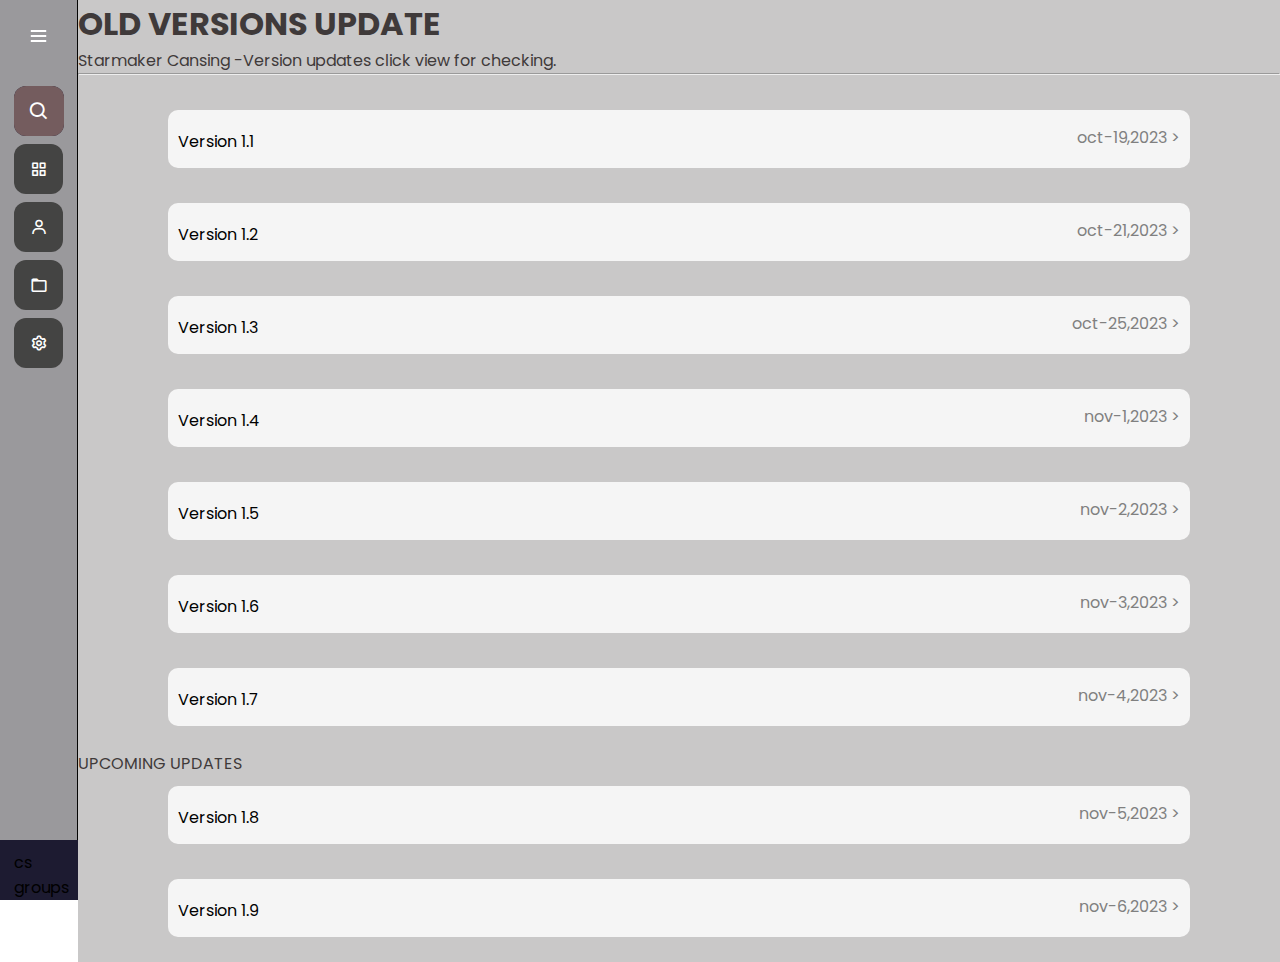
<file: update.html>
<!DOCTYPE html>


<html lang="en" dir="ltr">

  <head>

    <meta charset="UTF-8" />

    <title>Official UDP-cs</title>

    <link rel="stylesheet" href="appcs.css" />

    <!-- Boxicons CDN Link -->

    <link href="https://unpkg.com/boxicons@2.0.7/css/boxicons.min.css" rel="stylesheet" />

    <meta name="viewport" content="width=device-width, initial-scale=1.0" />
<link rel="javascript" href="appcs.js">
  </head>

  <body>

    <div class="sidebar">

      <div class="logo-details">


        <div class="logo_name">Cansing</div>

        <i class="bx bx-menu" id="btn"></i>

      </div>

      <ul class="nav-list">

        <li>

          <i class="bx bx-search"></i>

          <input type="text" placeholder="Search..." />

          <span class="tooltip">Search</span>

        </li>

        <li>

          <a href="index.html">

            <i class="bx bx-grid-alt"></i>

            <span class="links_name">Dashboard</span>

          </a>

          <span class="tooltip">Dashboard Home</span>

        </li>

        <li>

          <a href="admin.html">

            <i class="bx bx-user"></i>

            <span class="links_name">Admins</span>

          </a>

          <span class="tooltip">Admins and incharge</span>

        </li>


        <li>

          <a href="event.html">

            <i class="bx bx-folder"></i>

            <span class="links_name">events</span>

          </a>

          <span class="tooltip">Events</span>

        </li>

        

        <li>

          <a href="setting.html">

            <i class="bx bx-cog"></i>

            <span class="links_name">Setting</span>

          </a>

          <span class="tooltip">Setting</span>

        </li>
        
         
        <li class="profile">cs groups</li>
    </div>

    <section class="home-section1"><h1>OLD VERSIONS UPDATE</h1>Starmaker Cansing -Version updates click view for checking.<hr><div class="clickicon"></div>

      <br><a href="https://www-starmakercansingofficial-com.github.io/Cansing.App.version1.1/"> 
      <div class="settingbox"><div class="clickicon">oct-19,2023 ></div><p><li>Version 1.1</p>
      </div></a><br>  
      <a href="https://www-starmakercansingofficial-com.github.io/Cansing.App.version1.2/"> <div class="settingbox"><div class="clickicon">oct-21,2023 ></div><p><li>Version 1.2</p>
      </div></a><br>  
      <a href="https://www-starmakercansingofficial-com.github.io/Cansing.App.version1.3/"> <div class="settingbox"><div class="clickicon">oct-25,2023 ></div><p><li>Version 1.3</p>
      </div></a><br>  
      <a href="https://www-starmakercansingofficial-com.github.io/Cansing.App.version1.4/"> <div class="settingbox"><div class="clickicon">nov-1,2023 ></div><p><li>Version 1.4</p>
      </div></a><br>  
      <a href="https://www-starmakercansingofficial-com.github.io/Cansing.App.version1.5/"> <div class="settingbox"><div class="clickicon">nov-2,2023 ></div><p><li>Version 1.5</p>
      </div></a><br>  
      <a href="https://www-starmakercansingofficial-com.github.io/Cansing.App.version1.6/"> <div class="settingbox"><div class="clickicon">nov-3,2023 ></div><p><li>Version 1.6</p>
      </div></a><br>  
      <a href="https://www-starmakercansingofficial-com.github.io/Cansing.App.version1.7/"> <div class="settingbox"><div class="clickicon">nov-4,2023 ></div><p><li>Version 1.7</p>
      </div></a><br>  
      UPCOMING UPDATES
      <a href="https://www-starmakercansingofficial-com.github.io/Cansing.App.version1.8/"> <div class="settingbox"><div class="clickicon">nov-5,2023 ></div><p><li>Version 1.8</p>
      </div></a><br> <a href="https://www-starmakercansingofficial-com.github.io/Cansing.App.version1.9/"> <div class="settingbox"><div class="clickicon">nov-6,2023 ></div><p><li>Version 1.9</p>
      </div></a><br> 

      </section>
      </body></html>
</file>
<file: appcs.css>
@import url('https://fonts.googleapis.com/css2?family=Poppins:wght@200;300;400;500;600;700&display=swap');

*{

  margin: 0;

  padding: 0;

  box-sizing: border-box;

  font-family: "Poppins" , sans-serif;

}
.sidebar{

  position: fixed;

  left: 0;

  top: 0;

  height: 100%;
  border-right:1px solid rgb(5, 5, 4);

  width: 78px;

  background: #9a999c;

  padding: 6px 14px;

  z-index:99;

  transition: all 0.5s ease;

}

.sidebar.open{

  width: 250px;

}

.sidebar .logo-details{

  height: 60px;

  display: flex;

  align-items: center;

  position: relative;

}

.sidebar .logo-details .icon{

  opacity: 0;

  transition: all 0.5s ease;

}

.sidebar .logo-details .logo_name{

  color: #fff;

  font-size: 20px;

  font-weight: 600;

  opacity: 0;

  transition: all 0.5s ease;

}

.sidebar.open .logo-details.icon,

.sidebar.open .logo-details.logo_name{

  opacity: 1;

}

.sidebar .logo-details #btn{

  position: absolute;

  top: 50%;

  right: 0;

  transform: translateY(-50%);

  font-size: 22px;

  transition: all 0.4s ease;

  font-size: 23px;

  text-align: center;

  cursor: pointer;

  transition: all 0.5s ease;

}

.sidebar.open .logo-details #btn{

  text-align: right;

}

.sidebar i{

  color: #fff;

  height: 60px;

  min-width: 50px;

  font-size: 28px;

  text-align: center;

  line-height: 60px;

}

.sidebar .nav-list{

  margin-top: 20px;

  height: 100%;

}

.sidebar li{

  position: relative;

  margin: 8px 0;

  list-style: none;

}

.sidebar li .tooltip{

  position: absolute;

  top: -20px;

  left: calc(100% + 15px);

  z-index: 3;

  background: #fff;

  box-shadow: 1px 5px 10px rgba(206, 58, 58, 0.3);

  padding: 6px 12px;

  border-radius: 4px;

  font-size: 15px;

  font-weight: 400;

  opacity: 0;

  white-space: nowrap;

  pointer-events: none;

  transition: 0s;

}

.sidebar li:hover .tooltip{

  opacity: 1;

  pointer-events: auto;

  transition: all 0.4s ease;

  top: 50%;

  transform: translateY(-50%);

}

.sidebar.open li .tooltip{

  display: none;

}

.sidebar input{

  font-size: 15px;

  color: #FFF;

  font-weight: 400;

  outline: none;

  height: 50px;

  width: 100%;

  width: 50px;

  border: none;

  border-radius: 12px;

  transition: all 0.5s ease;

  background: #1d1b31;

}

.sidebar.open input{

  padding: 0 20px 0 50px;

  width: 100%;

}

.sidebar .bx-search{

  position: absolute;

  top: 50%;

  left: 0;

  transform: translateY(-50%);

  font-size: 22px;

  background: #745c5e;

  color: #FFF;

}

.sidebar.open .bx-search:hover{

  background: #2616d6;

  color: #FFF;

}

.sidebar .bx-search:hover{

  background: #FFF;

  color: #11101d;

}

.sidebar li a{

  display: flex;

  height: 100%;

  width: 100%;

  border-radius: 12px;

  align-items: center;

  text-decoration: none;

  transition: all 0.4s ease;

  background: #444443;

}

.sidebar li a:hover{

  background: #FFF;

}

.sidebar li a .links_name{

  color: #fff;

  font-size: 15px;

  font-weight: 400;

  white-space: nowrap;

  opacity: 0;

  pointer-events: none;

  transition: 0.4s;

}

.sidebar.open li a .links_name{

  opacity: 1;

  pointer-events: auto;

}

.sidebar li a:hover .links_name,

.sidebar li a:hover i{

  transition: all 0.5s ease;

  color: #11101D;

}

.sidebar li i{

  height: 50px;

  line-height: 50px;

  font-size: 18px;

  border-radius: 12px;

}

.sidebar li.profile{

  position: fixed;

  height: 60px;

  width: 78px;

  left: 0;

  bottom: -8px;

  padding: 10px 14px;

  background: #1d1b31;

  transition: all 0.5s ease;

  overflow: hidden;

}

.sidebar.open li.profile{

  width: 250px;

}

.sidebar li .profile-details{

  display: flex;

  align-items: center;

  flex-wrap: nowrap;

}

.sidebar li img{

  height: 45px;

  width: 45px;

  object-fit: cover;

  border-radius: 6px;

  margin-right: 10px;

}

.sidebar li.profile .name,

.sidebar li.profile .job{

  font-size: 15px;

  font-weight: 400;

  color: #fff;

  white-space: nowrap;

}

.sidebar li.profile .job{

  font-size: 12px;

}

.sidebar .profile #log_out{

  position: absolute;

  top: 50%;

  right: 0;

  transform: translateY(-50%);

  background: #f4f4f7;

  width: 100%;

  height: 60px;

  line-height: 60px;

  border-radius: 0px;

  transition: all 0.5s ease;

}

.sidebar.open .profile #log_out{

  width: 50px;

  background: none;

}
.home-section{

  position: relative;


  background: linear-gradient(80deg, #fefeff
  ,#e9e8fc 75%);

  min-height: 100vh;

  top: 0;

  left: 78px;

  width: calc(100% - 78px);

  transition: all 0.5s ease;

  z-index: 2;

}
.home-section1{

  position: relative;

    color: rgb(63, 58, 58);
  background: linear-gradient(80deg,rgb(201, 200, 200),rgb(201, 200, 200));

  min-height: 100vh;

  top: 0;

  left: 78px;

  width: calc(100% - 78px);

  transition: all 0.5s ease;

  z-index: 2;

}

.sidebar.open ~ .home-section{

  left: 250px;

  width: calc(100%-250px);

}

.home-section .text{

  display: inline-block;

  color: #4c4181;

  font-size: 25px;

  font-weight: 500;

  margin: 18px;
}

@media (max-width: 420px) {

  .sidebar li .tooltip{

    display: none;

  }

}


.eventbox{
  height: 150px;
  width: 90%;
  margin: auto;
  background: rgb(240, 238, 238);
  border-radius: 32px;
  margin-top: 20px;
}
img{
  height: 100%;
  width: 100%;
  border: none;
  border-radius: 10px;
}

.header{
  height: 100px;
  width: 100%;
  color: rgb(0, 0, 0);
  display: flex;
  box-shadow: black 3px 5px 30px;
  position: fixed;
  margin-bottom: 30px;
  backdrop-filter: blur(15px);
}.blank{
  height: 120px;
  width: 100%;
  color: rgb(0, 0, 0);
  display: flex;
}
.headername{
  width: 60%;
  height: 100%;
}
.logo{
  height: 100%;
  width: 20%
}

.autobox{
  height: 100%;
  width: 80%;
  margin: auto;
  text-align: center;
  border-radius: 20px;
  margin-top: 20px;
  font-family: 'Gill Sans', 'Gill Sans MT', Calibri, 'Trebuchet MS', sans-serif;
  box-shadow: black 3px 3px 20px;
}
.autobox:hover{
  height: 100%;
  width: 80%;
  margin: auto;
  text-align: center;
  border-radius: 20px;
  margin-top: 20px;
  font-family: 'Gill Sans', 'Gill Sans MT', Calibri, 'Trebuchet MS', sans-serif;
  box-shadow: rgb(22, 241, 2) 3px 3px 20px;
}
img:hover{
  text-align: center;
}
.home-section li{
  display: flex;
  float: left;
  margin-left: 20px;
  list-style-type: none;
  padding-top: 20px;
}
a{
  text-decoration: none;
  color: #11101D;
}
.home-section li:hover{
  border-bottom: 5px solid #ff4572;
  border-radius: 3px;
}

.settingbox{
  width: 85%;
  margin: auto;
  background: whitesmoke;
  height: 100%;
  color: black;
  border-radius: 10px;
}
.settingbox1{
  width: 85%;
  margin: auto;
  background: whitesmoke;
  height: 50px;
  border-radius: 10px;
  text-align: center;
}
.settingbox p{
  padding-top: 4px;
  margin-left: 20px;
  margin-top: 10px;
}
.settingbox1 p{
  padding-top: 10px;
}
.text{
  margin-left: 15px;
}
.clickicon{
  height: 100%;
  float: right;
  position: relative;
  margin-top: 15px;
  margin-right: 10px;
  color: gray;
}
.settingbox li{
  list-style-type: none;
  margin-left: 10px;
  margin-top: 15px;
}
</file>
